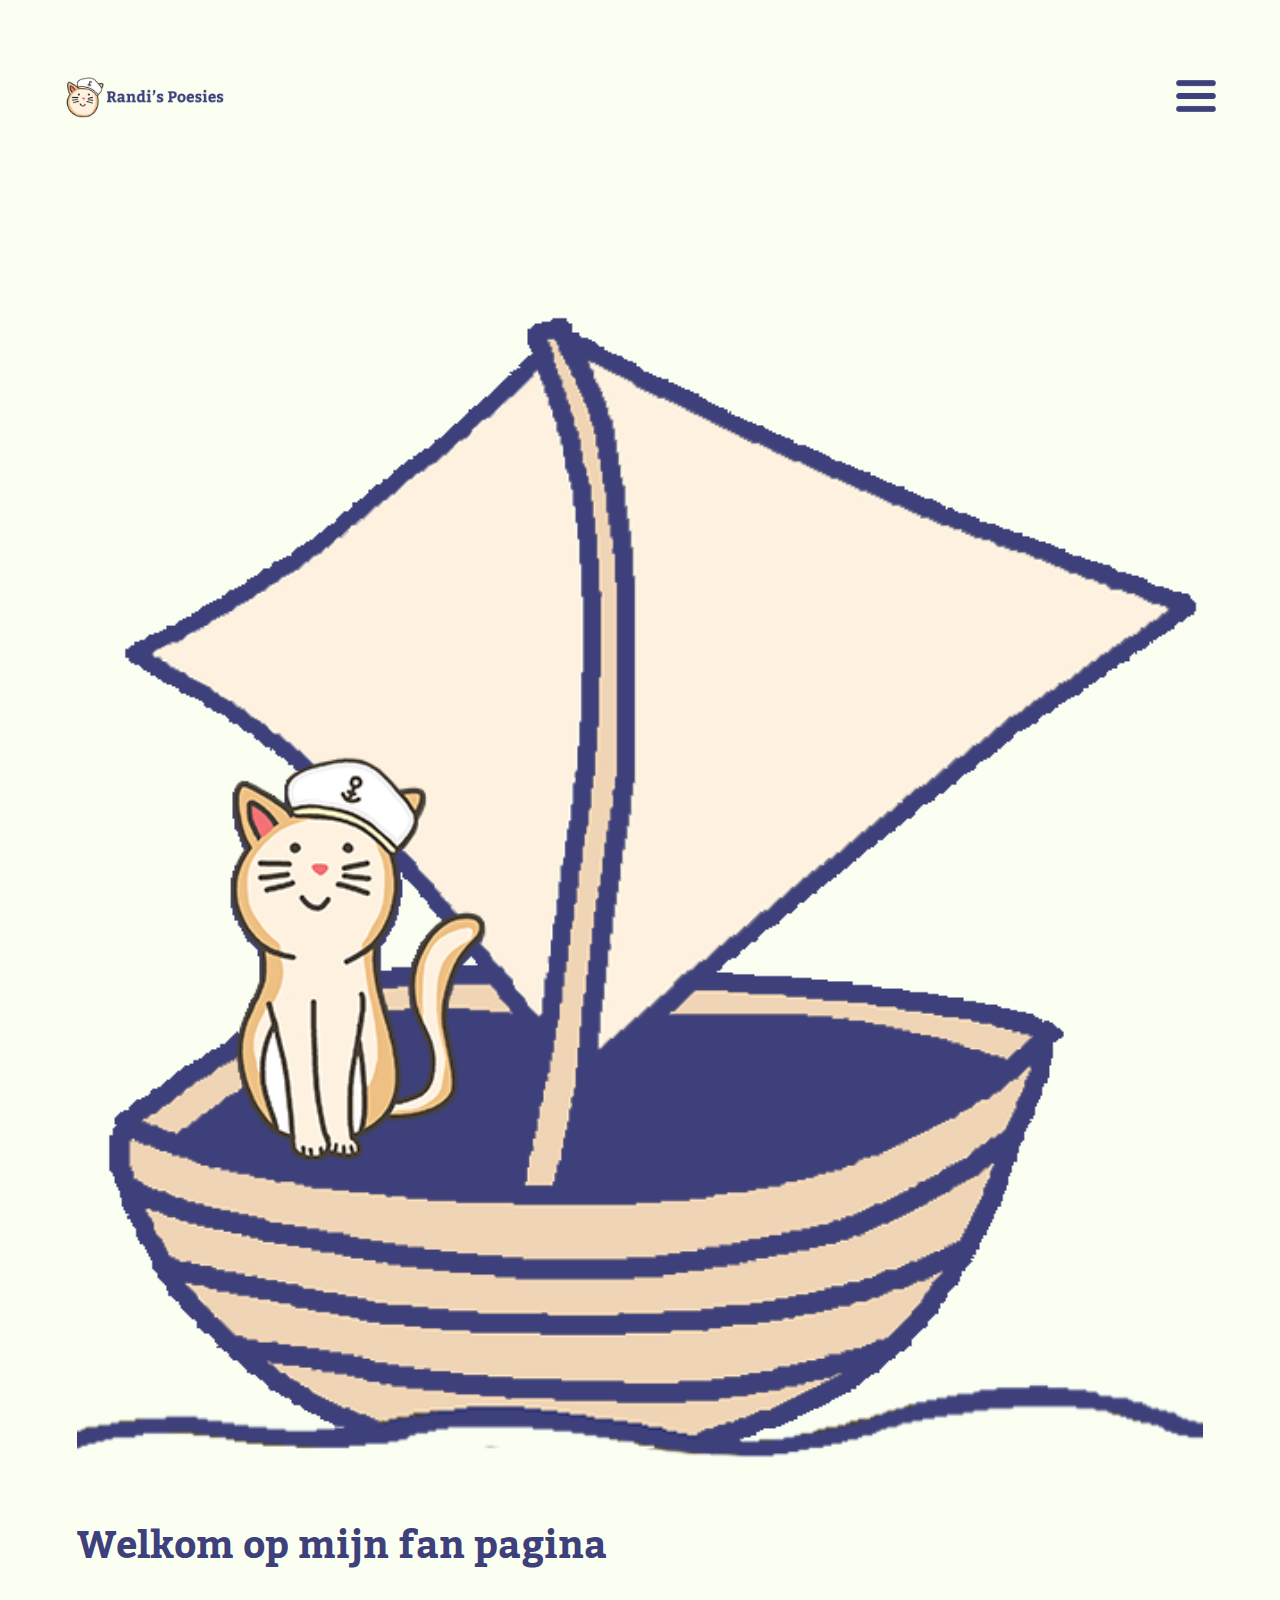
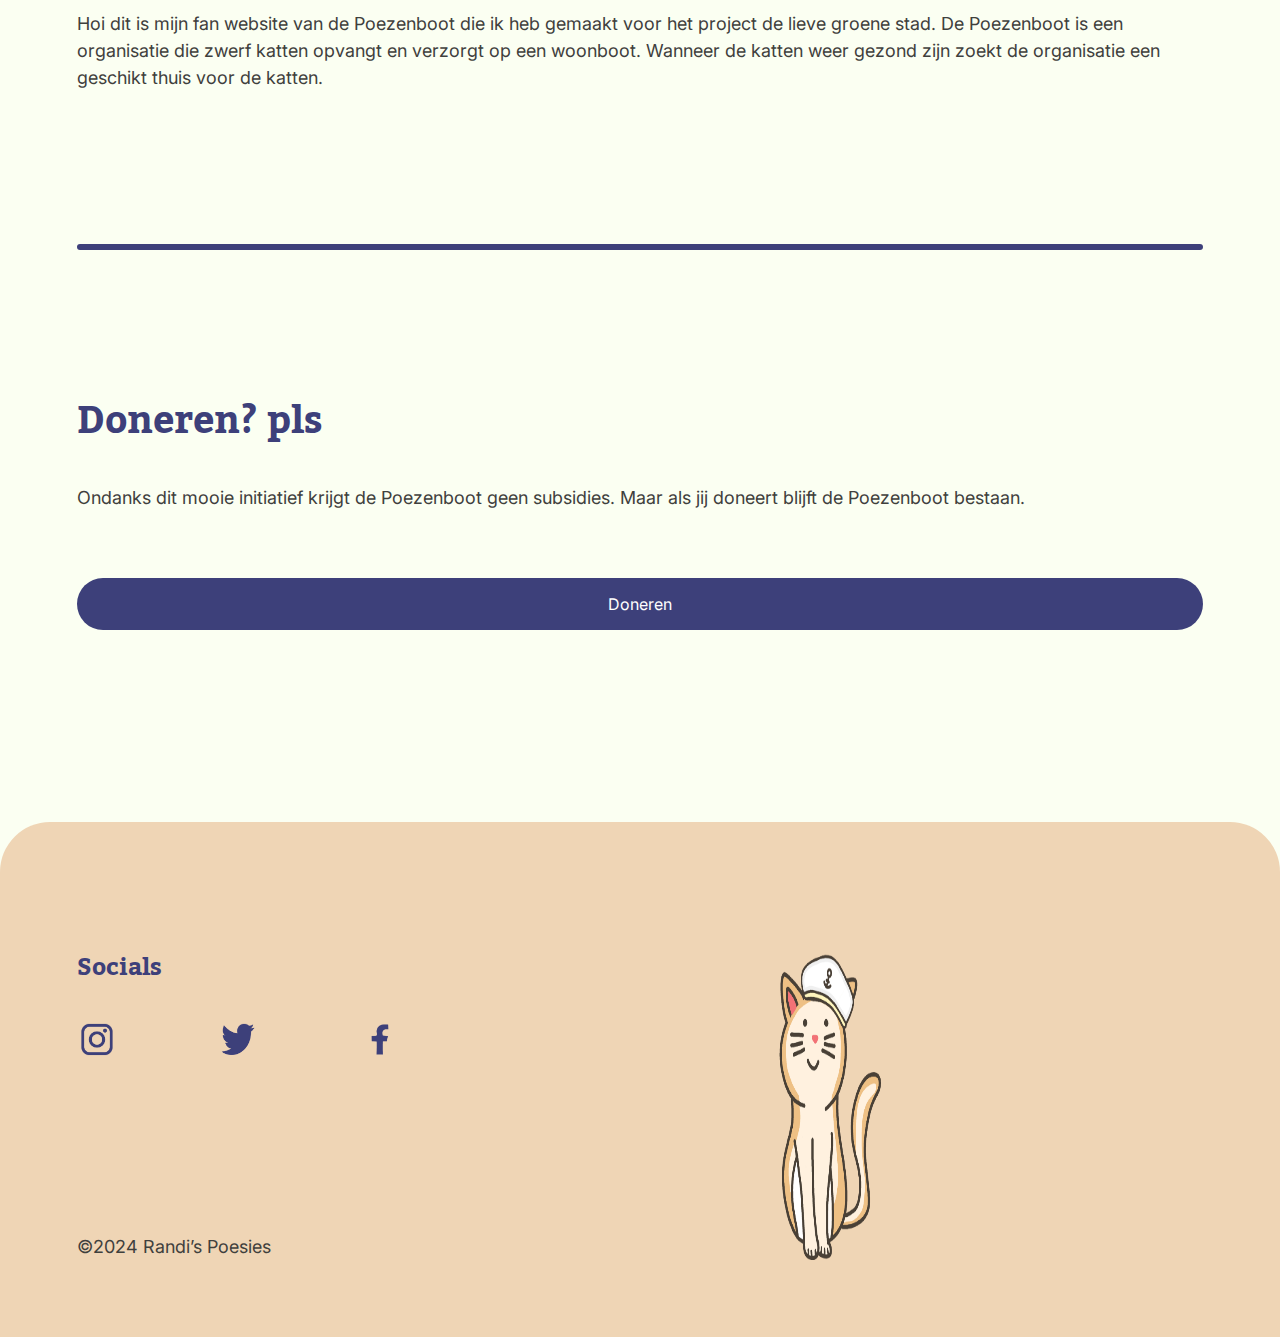
<file: index.html>
<!DOCTYPE html>
<html lang="en">
  <head>
    <meta charset="UTF-8" />
    <meta name="viewport" content="width=device-width, initial-scale=1.0" />
    <meta name="theme-color" content="#FBFFF2" />
    <title>Randi's Poesies</title>
    <link rel="stylesheet" href="style.css" />
    <link rel="shortcut icon" type="image/x-icon" href="media/eigenicon.png" />
  </head>
  <body>
    <!-- Header -->
    <header>
      <a class="logo" href="index.html"
        ><img class="logo" src="media/eigennlogo.png" alt="logo"
      /></a>
      <!-- Mobile Menu -->
      <button class="hamburger">
        <img
          id="hamburgericon"
          class="hamburgerikoon"
          src="media/hamburgerblauw.svg"
          alt="menu"
        />
      </button>
      <!-- Mobiele Navigatie -->
      <nav class="mobile-nav">
        <ul>
          <li><a href="index.html">Home</a></li>
          <li><a href="doelstelling.html">Doelstelling</a></li>
          <li><a href="verhaal.html">Verhaal</a></li>
          <li><a href="contact.html">Contact</a></li>
        </ul>
      </nav>
    </header>
    <main>
      <!-- sectie 1 -->
      <section>
        <img class="mapfoto" src="media/vet2.png" alt="boot" />
        <h1>Welkom op mijn fan pagina</h1>
        <p>
          Hoi dit is mijn fan website van de Poezenboot die ik heb gemaakt voor
          het project de lieve groene stad. De Poezenboot is een organisatie die
          zwerf katten opvangt en verzorgt op een woonboot. Wanneer de katten
          weer gezond zijn zoekt de organisatie een geschikt thuis voor de
          katten.
        </p>
      </section>
      <!-- divider -->
      <hr class="rounded" />
      <!-- sectie 2 -->
      <section>
        <h2>Doneren? pls</h2>
        <p>
          Ondanks dit mooie initiatief krijgt de Poezenboot geen subsidies. Maar
          als jij doneert blijft de Poezenboot bestaan.
        </p>
        <a href="https://depoezenboot.nl/nl/doneren" class="button-18"
          >Doneren</a
        >
      </section>
    </main>
    <footer>
      <section class="footersection">
        <div class="linkscontent">
          <h3>Socials</h3>
          <div class="socialmediaicons">
            <a href="https://www.instagram.com/depoezenboot.amsterdam/"
              ><img class="ikonen" src="media/test.svg" alt="instagram"
            /></a>
            <a href="https://twitter.com/depoezenboot/"
              ><img class="ikonen" src="media/twitterblauw.svg" alt="twitter"
            /></a>
            <a href="https://www.facebook.com/DePoezenboot/?locale=nl_NL"
              ><img class="ikonen" src="media/facebookblauw.svg" alt="facebook"
            /></a>
          </div>
          <p>©2024 Randi’s Poesies</p>
        </div>
        <img class="footerpoes" src="media/kapiteinpoes.png" alt="poesje" />
      </section>
    </footer>
    <!-- Javascript -->
    <script src="javascript.js"></script>
  </body>
</html>
</file>
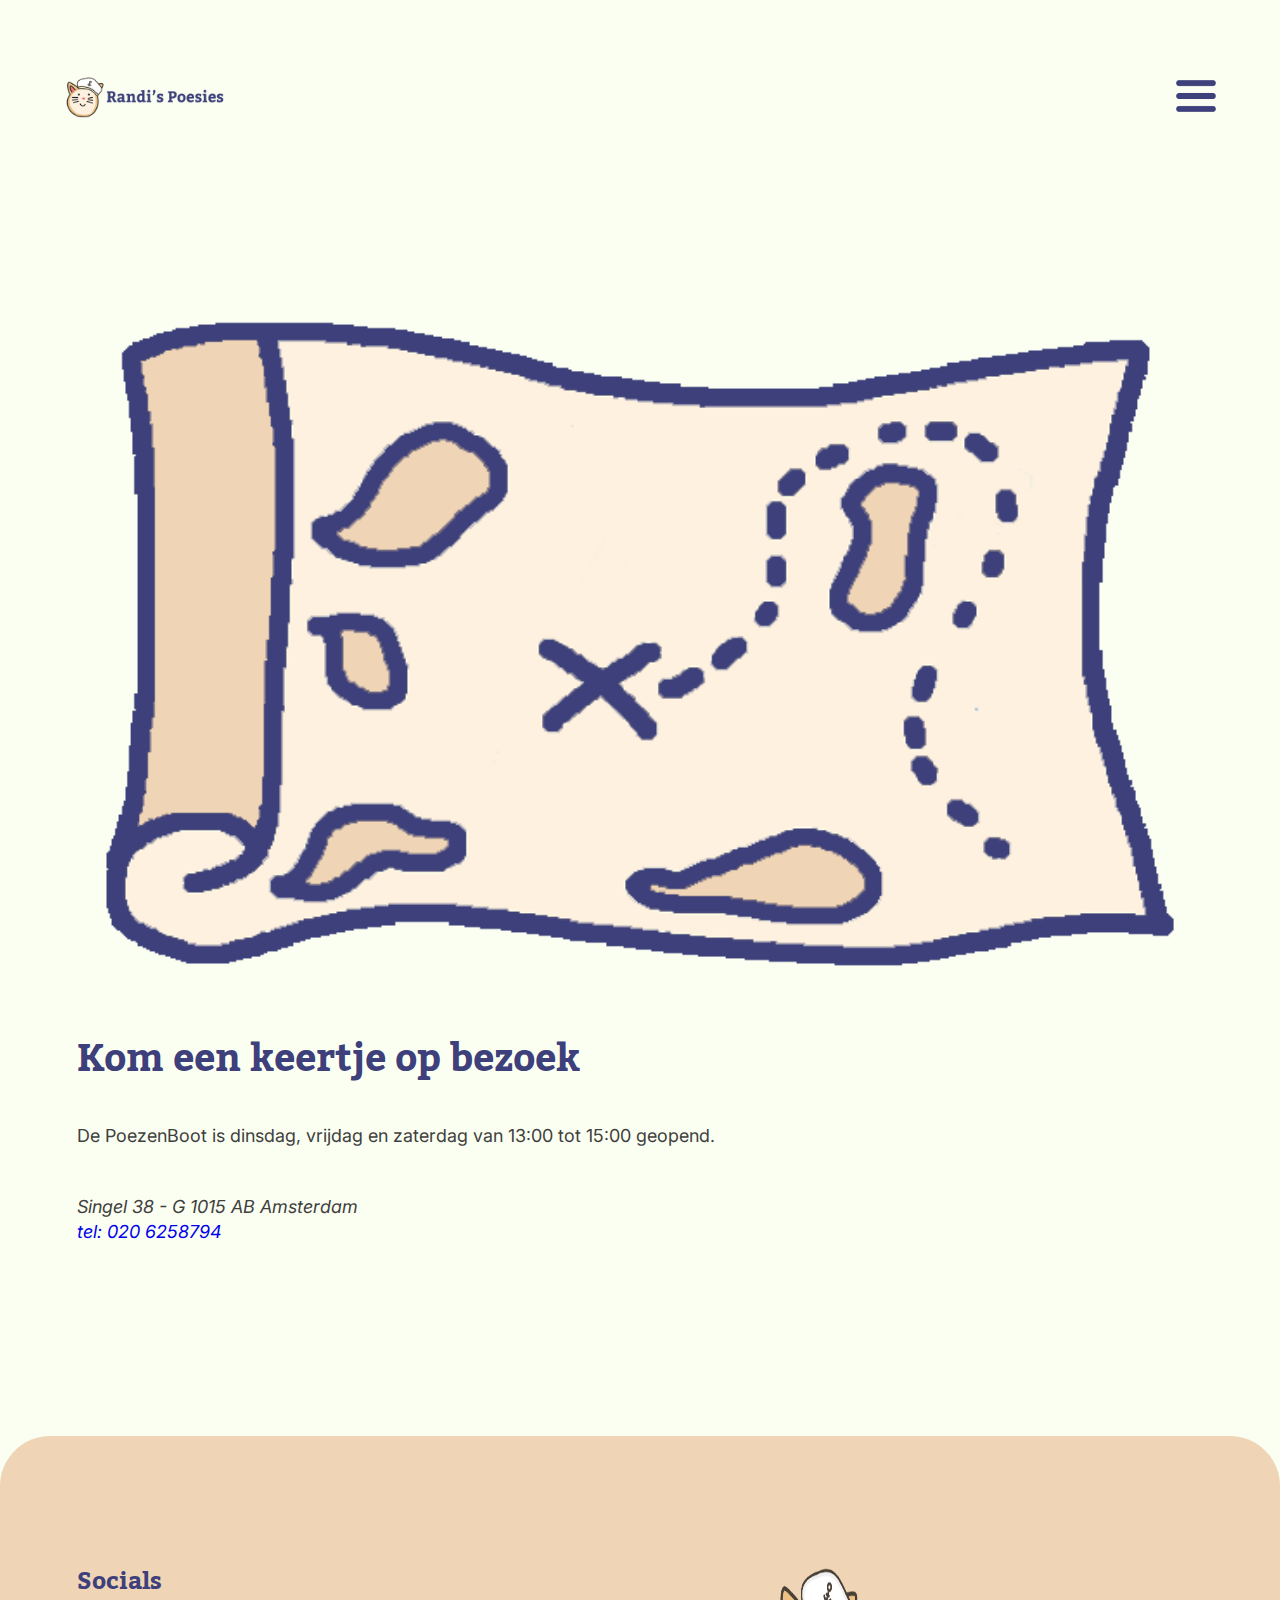
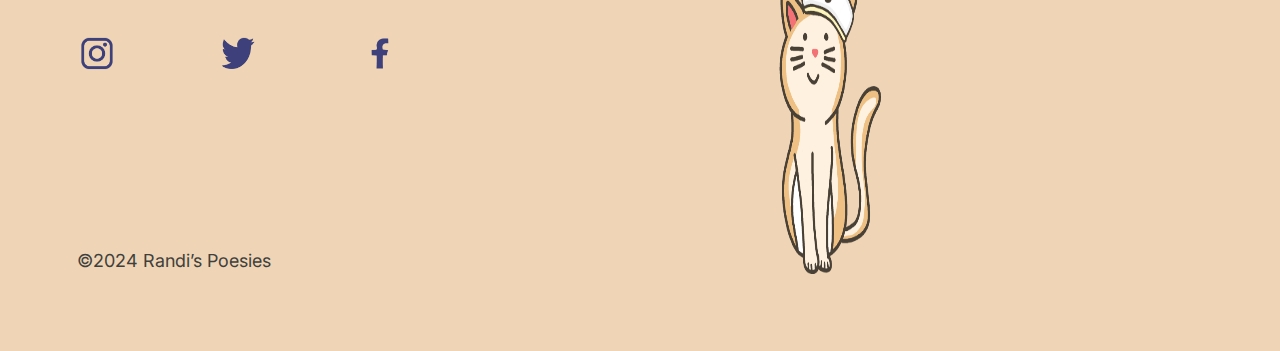
<file: contact.html>
<!DOCTYPE html>
<html lang="en">
  <head>
    <meta charset="UTF-8" />
    <meta name="viewport" content="width=device-width, initial-scale=1.0" />
    <meta name="theme-color" content="#FBFFF2" />
    <title>Randi's Poesies</title>
    <link rel="stylesheet" href="style.css" />
    <link rel="shortcut icon" type="image/x-icon" href="media/eigenicon.png" />
  </head>
  <body>
    <!-- Header -->
    <header>
      <a class="logo" href="index.html"
        ><img class="logo" src="media/eigennlogo.png" alt="logo"
      /></a>
      <!-- Mobile Menu -->
      <button class="hamburger">
        <img
          id="hamburgericon"
          class="hamburgerikoon"
          src="media/hamburgerblauw.svg"
          alt="menu"
        />
      </button>
      <!-- Mobiele Navigatie -->
      <nav class="mobile-nav">
        <ul>
          <li><a href="index.html">Home</a></li>
          <li><a href="doelstelling.html">Doelstelling</a></li>
          <li><a href="verhaal.html">Verhaal</a></li>
          <li><a href="contact.html">Contact</a></li>
        </ul>
      </nav>
    </header>
    <main>
      <!-- sectie 1 -->
      <section>
        <img class="mapfoto" src="media/kaart3blau.png" alt="boot" />
        <h1>Kom een keertje op bezoek</h1>
        <p>
          De PoezenBoot is dinsdag, vrijdag en zaterdag van 13:00 tot 15:00
          geopend.
        </p>
        <address>
          Singel 38 - G 1015 AB Amsterdam<br /><a href="020 6258794"
            >tel: 020 6258794</a
          >
        </address>
      </section>
    </main>
    <footer>
      <section class="footersection">
        <div class="linkscontent">
          <h3>Socials</h3>
          <div class="socialmediaicons">
            <a href="https://www.instagram.com/depoezenboot.amsterdam/"
              ><img class="ikonen" src="media/test.svg" alt="instagram"
            /></a>
            <a href="https://twitter.com/depoezenboot/"
              ><img class="ikonen" src="media/twitterblauw.svg" alt="twitter"
            /></a>
            <a href="https://www.facebook.com/DePoezenboot/?locale=nl_NL"
              ><img class="ikonen" src="media/facebookblauw.svg" alt="facebook"
            /></a>
          </div>
          <p>©2024 Randi’s Poesies</p>
        </div>
        <img class="footerpoes" src="media/kapiteinpoes.png" alt="poesje" />
      </section>
    </footer>
    <!-- Javascript -->
    <script src="javascript.js"></script>
  </body>
</html>
</file>
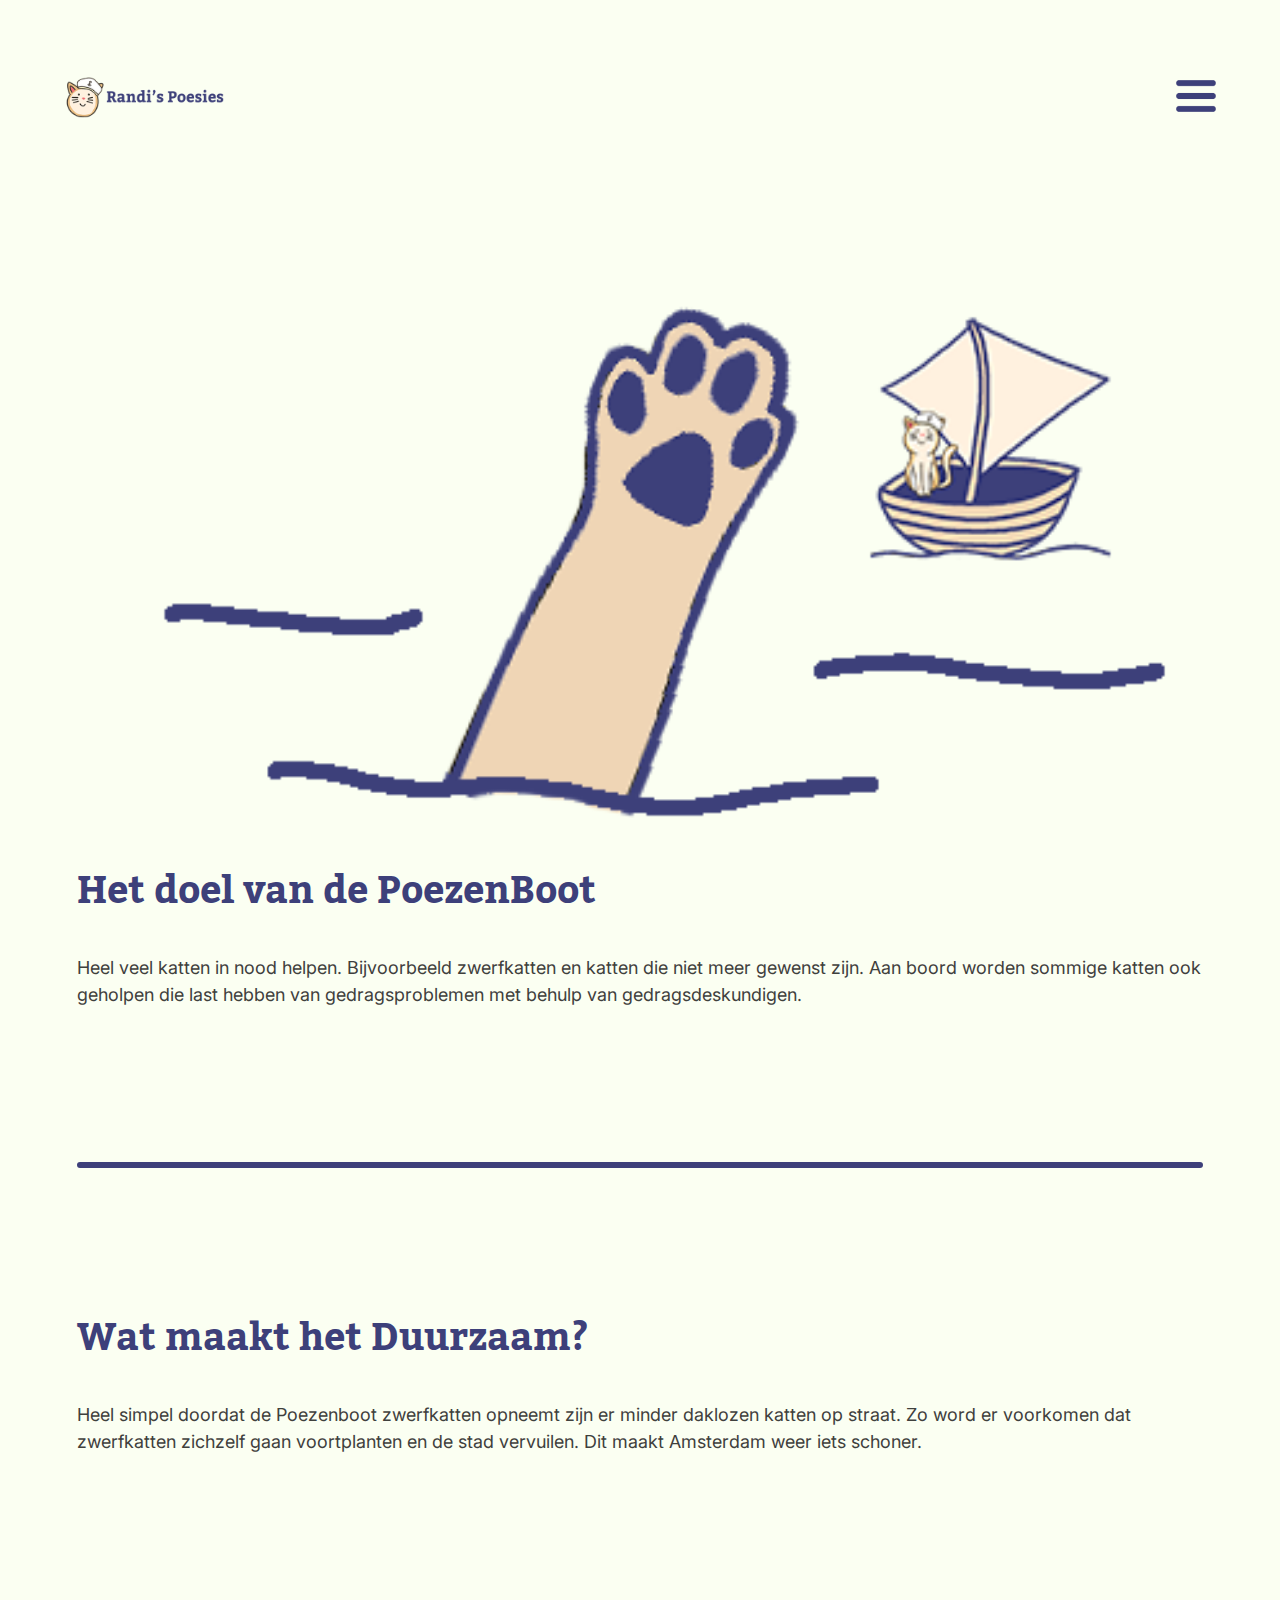
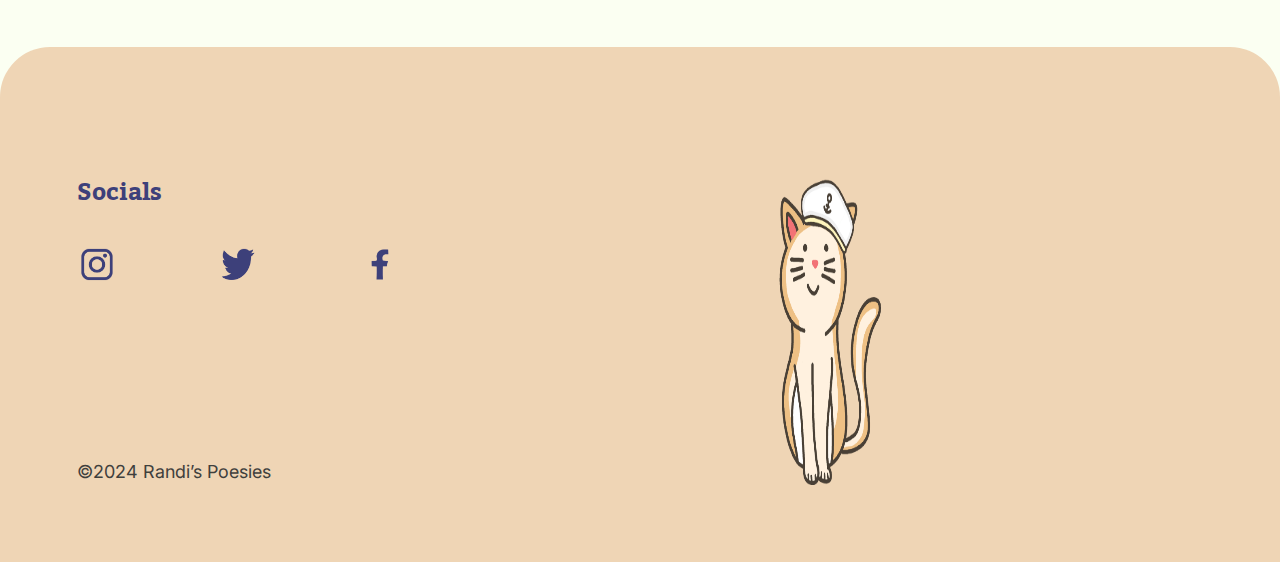
<file: doelstelling.html>
<!DOCTYPE html>
<html lang="en">
  <head>
    <meta charset="UTF-8" />
    <meta name="viewport" content="width=device-width, initial-scale=1.0" />
    <meta name="theme-color" content="#FBFFF2" />
    <title>Randi's Poesies</title>
    <link rel="stylesheet" href="style.css" />
    <link
      rel="shortcut icon"
      type="image/x-icon"
      href="media/eigenicon.png"
    />
  </head>
  <body>
    <!-- Header -->
    <header>
      <a class="logo" href="index.html"
        ><img class="logo" src="media/eigennlogo.png" alt="logo"
      /></a>
      <!-- Mobile Menu -->
     <button class="hamburger">
        <img
          id="hamburgericon"
          class="hamburgerikoon"
          src="media/hamburgerblauw.svg"
          alt="menu"
        />
      </button>
      <!-- Mobiele Navigatie -->
      <nav class="mobile-nav">
        <ul>
          <li><a href="index.html">Home</a></li>
          <li><a href="doelstelling.html">Doelstelling</a></li>
          <li><a href="verhaal.html">Verhaal</a></li>
          <li><a href="contact.html">Contact</a></li>
        </ul>
      </nav>
    </header>
    <main>
    <!-- sectie 1 -->
    <section>
      <img class="catfoto2" src="media/verzuip.png" alt="boot" />
      <h1>Het doel van de PoezenBoot</h1>
      <p>
       Heel veel katten in nood helpen. Bijvoorbeeld zwerfkatten en katten die niet meer gewenst zijn. Aan boord worden sommige katten ook geholpen die last hebben van gedragsproblemen met behulp van gedragsdeskundigen.
      </p>
      <!-- <a
        href="https://depoezenboot.nl/nl/doelstelling-van-de-poezenboot"
        class="button-18"
        >Meer weten</a
      > -->
    </section>
    <!-- divider -->
    <hr class="rounded" />
    <!-- sectie 2 -->
    <section>
      <h2>Wat maakt het Duurzaam?</h2>
      <p>
       Heel simpel doordat de Poezenboot zwerfkatten opneemt zijn er minder daklozen katten op straat. Zo word er voorkomen dat zwerfkatten zichzelf gaan voortplanten en de stad vervuilen. Dit maakt Amsterdam weer iets schoner. 
      </p>
    </section>
    <footer>
      <section class="footersection">
        <div class="linkscontent">
          <h3>Socials</h3>
          <div class="socialmediaicons">
            <a href="https://www.instagram.com/depoezenboot.amsterdam/"
              ><img class="ikonen" src="media/test.svg" alt="instagram"
            /></a>
            <a href="https://twitter.com/depoezenboot/"
              ><img class="ikonen" src="media/twitterblauw.svg" alt="twitter"
            /></a>
            <a href="https://www.facebook.com/DePoezenboot/?locale=nl_NL"
              ><img class="ikonen" src="media/facebookblauw.svg" alt="facebook"
            /></a>
          </div>
          <p>©2024 Randi’s Poesies</p>
        </div>
        <img class="footerpoes" src="media/kapiteinpoes.png" alt="poesje" />
      </section>
    </footer>
    <!-- Javascript -->
    <script src="javascript.js"></script>
  </body>
</html>
</file>
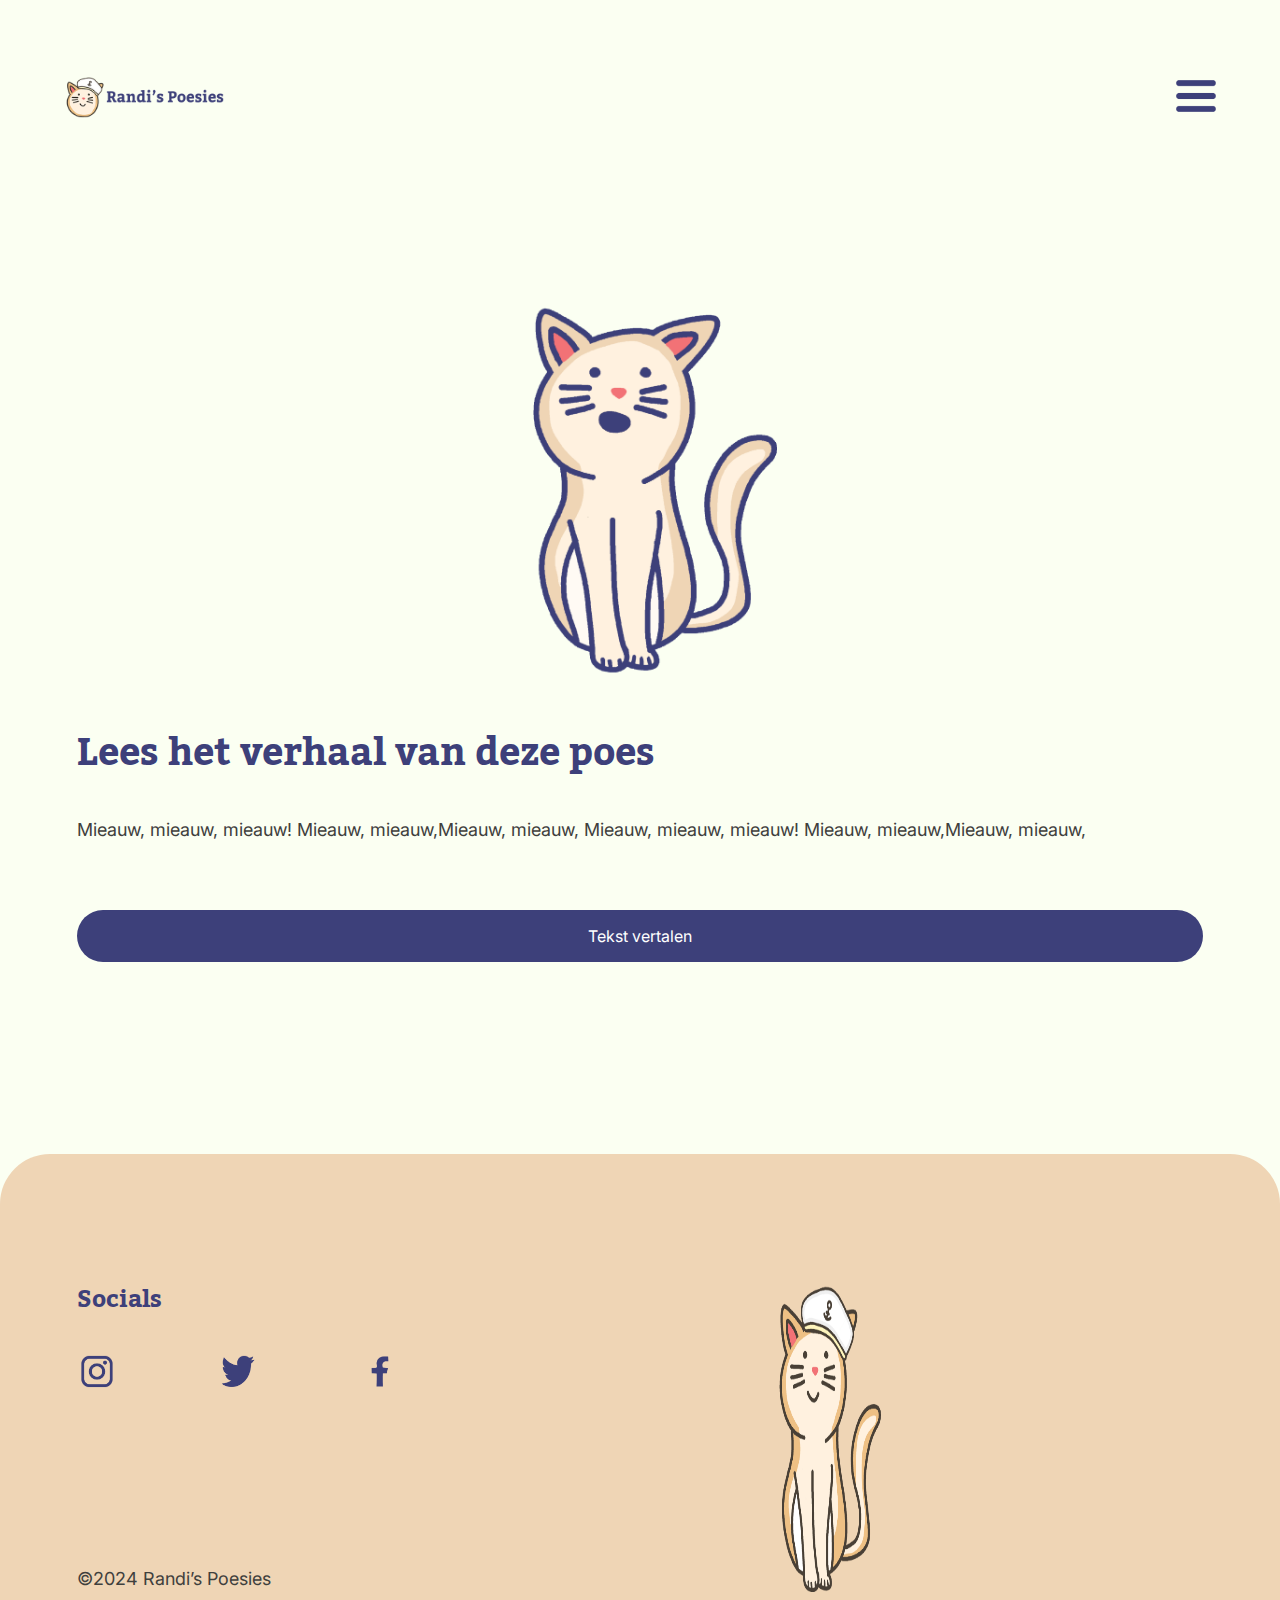
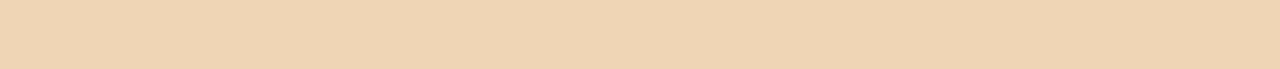
<file: verhaal.html>
<!DOCTYPE html>
<html lang="en">
  <head>
    <meta charset="UTF-8" />
    <meta name="viewport" content="width=device-width, initial-scale=1.0" />
    <meta name="theme-color" content="#FBFFF2" />
    <title>Randi's Poesies</title>
    <link rel="stylesheet" href="style.css" />
    <link rel="shortcut icon" type="image/x-icon" href="media/eigenicon.png" />
  </head>
  <body>
    <!-- Header -->
    <header>
      <a class="logo" href="index.html"
        ><img class="logo" src="media/eigennlogo.png" alt="logo"
      /></a>
      <!-- Mobile Menu -->
      <button class="hamburger">
        <img
          id="hamburgericon"
          class="hamburgerikoon"
          src="media/hamburgerblauw.svg"
          alt="menu"
        />
      </button>
      <!-- Mobiele Navigatie -->
      <nav class="mobile-nav">
        <ul>
          <li><a href="index.html">Home</a></li>
          <li><a href="doelstelling.html">Doelstelling</a></li>
          <li><a href="verhaal.html">Verhaal</a></li>
          <li><a href="contact.html">Contact</a></li>
        </ul>
      </nav>
    </header>
    <main>
      <!-- sectie 1 -->
      <section>
        <img class="catfoto" src="media/praatpoesblauw.png" alt="boot" />
        <h1>Lees het verhaal van deze poes</h1>
        <p>
          Mieauw, mieauw, mieauw! Mieauw, mieauw,Mieauw, mieauw, Mieauw, mieauw,
          mieauw! Mieauw, mieauw,Mieauw, mieauw,
        </p>
        <a id="vertalen" class="button-18">Tekst vertalen</a>
      </section>
    </main>
    <footer>
      <section class="footersection">
        <div class="linkscontent">
          <h3>Socials</h3>
          <div class="socialmediaicons">
            <a href="https://www.instagram.com/depoezenboot.amsterdam/"
              ><img class="ikonen" src="media/test.svg" alt="instagram"
            /></a>
            <a href="https://twitter.com/depoezenboot/"
              ><img class="ikonen" src="media/twitterblauw.svg" alt="twitter"
            /></a>
            <a href="https://www.facebook.com/DePoezenboot/?locale=nl_NL"
              ><img class="ikonen" src="media/facebookblauw.svg" alt="facebook"
            /></a>
          </div>
          <p>©2024 Randi’s Poesies</p>
        </div>
        <img class="footerpoes" src="media/kapiteinpoes.png" alt="poesje" />
      </section>
    </footer>
    <!-- Javascript -->
    <script src="javascript.js"></script>
  </body>
</html>
</file>
<file: style.css>
@import url('https://fonts.googleapis.com/css2?family=Inter&family=Kadwa:wght@700&display=swap');
@import url('https://fonts.googleapis.com/css2?family=Inter&display=swap');

* {
    padding: 0;
    margin: 0;
    box-sizing: border-box;
}

body {
    background-color: #FBFFF2;
}

/* header */
header {
    display: flex;
    justify-content: space-between;
    align-items: center;
    padding: 6% 5%;
    position: fixed;
    width: 100%;
    background-color: #FBFFF2;

}

/* https: //tobiasahlin.com/blog/layered-smooth-box-shadows/ */
header.is-scrolling {
        box-shadow: 0 1px 2px rgba(0, 0, 0, 0.03),
        0 2px 4px rgba(0, 0, 0, 0.03),
        0 4px 8px rgba(0, 0, 0, 0.03),
        0 8px 16px rgba(0, 0, 0, 0.03),
        0 16px 32px rgba(0, 0, 0, 0.03),
        0 32px 64px rgba(0, 0, 0, 0.03);
        transition: 0.2s;
    }

li {
    list-style: none;
}

.hamburgerikoon {
    width: 40px;
}

/* logo */
.logo {
    font-size: 20px;
    text-decoration: none;
    font-family: 'Kadwa', serif;
    color: #3D407A;
}

/* svg */
.logo {
    width: 160px;
    vertical-align: middle;
}

/* lettertypes */
h1, h2 {
    font-size: 38px;
    font-family: 'Kadwa', serif;
    line-height: 35px;
    color: #3D407A;
}

h3 {
    font-size: 24px;
    font-family: 'Kadwa', serif;
    line-height: 35px;
    color: #3D407A;
}

p {
    font-size: 18px;
    line-height: 1.5;
    margin-top: 4%;
    font-family: 'Inter', sans-serif;
    color: #3F403D;
}

address {
    font-size: 18px;
    line-height: 1.4;
    margin-top: 4%;
    font-family: 'Inter', sans-serif;
    color: #3F403D;
}

address a {
    text-decoration: none;
}

.mapfoto {
    margin-top: 20%;
    margin-bottom: 5%;
}

.catfoto {
    margin-top: 20%;
    margin-bottom: 5%;
    margin-left: auto;
        margin-right: auto;
    width: 300px;
}

.catfoto2 {
    margin-top: 20%;
    margin-bottom: 5%;
    /* width: 80%; */
}

/* secties */
section {
    display: flex;
    flex-direction: column;
    padding: 6% 6%;
}

/* Footer */
.footersection {
    margin-top: 9%;
    padding-top: 10%;
    border-top-right-radius: 50px;
    border-top-left-radius: 50px;
    background-color: #EFD5B5;
    flex-direction: row;
}

.linkscontent {
    width: 60%;
}

.footerpoes {
width: 130px;
}

/* socialmedias */
.socialmediaicons {
    display: flex;
    margin: 5% 0 8%;
    gap: 15%;
}

.ikonen {
    width: 40px;
}

/* copyright */
.footersection p {
    margin-top: 25%;
}

/* divider */
hr.rounded {
    border: 3px solid #3D407A;
    border-radius: 50px;
    margin: 6% 6%;
}

/* https: //getcssscan.com/css-buttons-examples */
.button-18 {
    display: inline-flex;
    justify-content: center;
    padding: 16px 35px;
    background-color: #3D407A;
    color: #ffffff;
    border: 0;
    border-radius: 100px;
    margin-top: 6%;
    text-decoration: none;
    font-size: 16px;
    font-family: 'Inter', sans-serif;
}

/* hamburger menu navigatie */
.hamburger {
    border: none;
    z-index: 100;
    background-color: transparent;
}

.mobile-nav {
    position: fixed;
    top: 0;
    left: 100%;
    width: 100%;
    min-height: 100vh;
    display: block;
    z-index: 98;
    background-color: #3D407A;
    padding-top: 120px;
    /* background-image: url('media/golf.png');     */
    transition: 0.3s;
}

.mobile-nav.is-active {
    left: 0;
}

.mobile-nav a {
    display: block;
    width: 100%;
    max-width: 200px;
    margin: 0 auto 16px;
    text-align: center;
    font-size: 24px;
    font-weight: bold;
    font-family: 'Kadwa', serif;    
    padding: 12px 16px;
    color: white;
    text-decoration: none;
}
</file>
